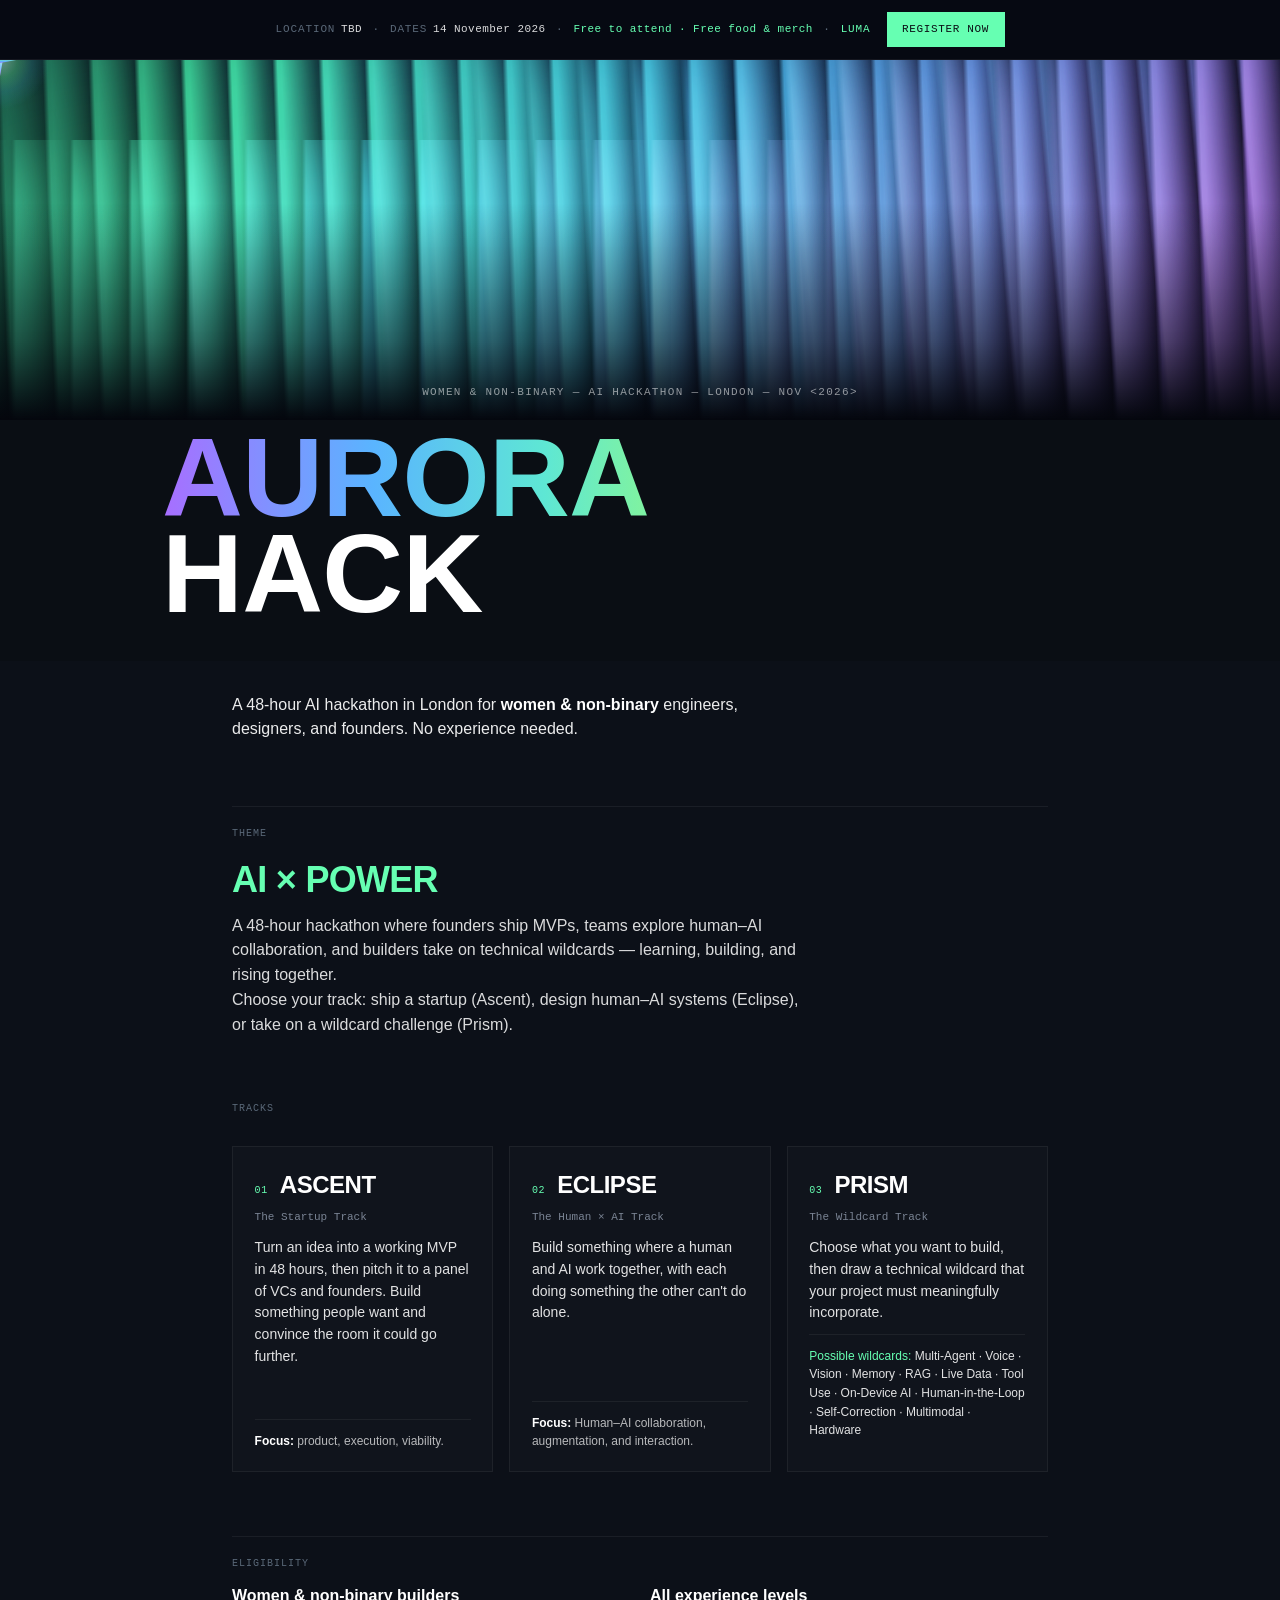
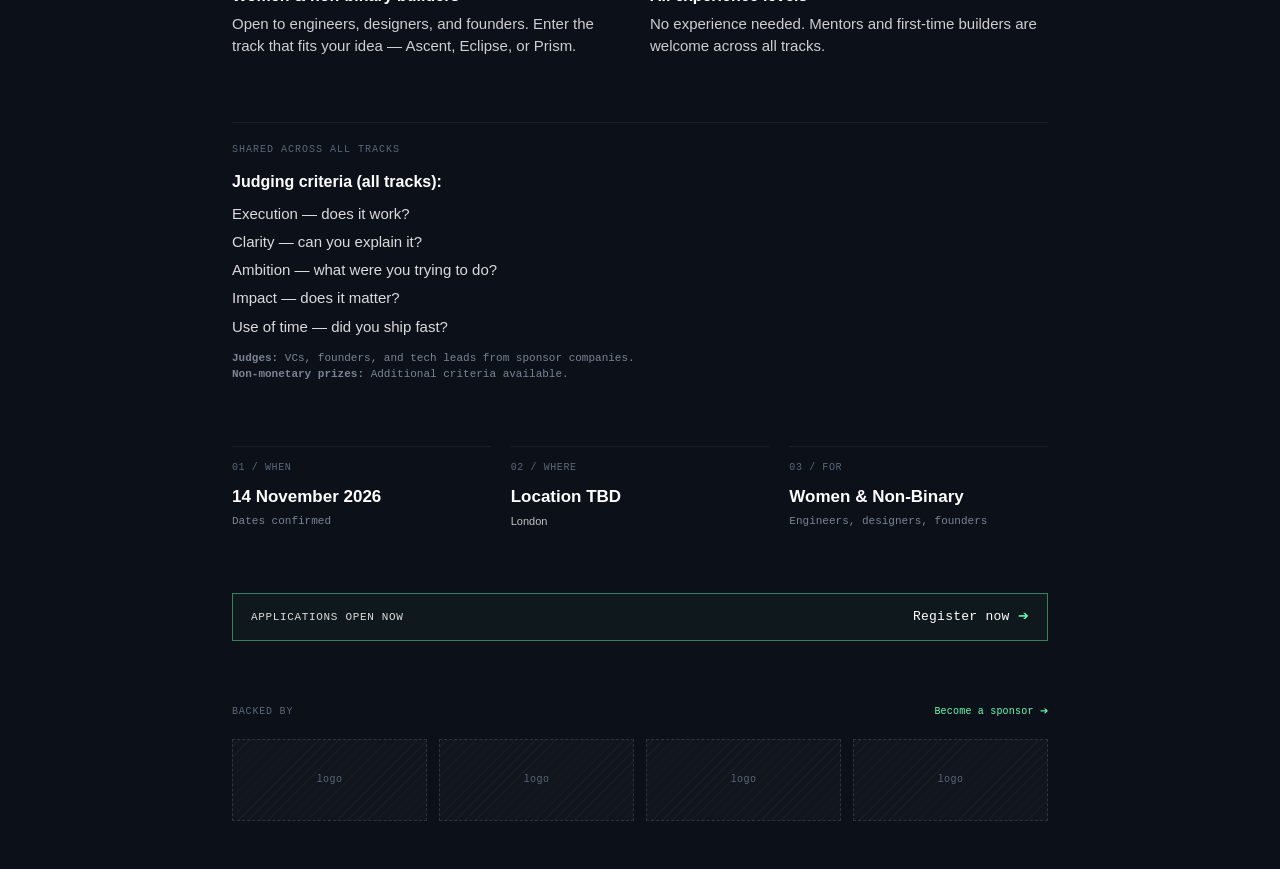
<file: index.html>
<!DOCTYPE html>
<html lang="en">
<head>
  <meta charset="UTF-8">
  <meta name="viewport" content="width=device-width, initial-scale=1, viewport-fit=cover">
  <meta name="theme-color" content="#060912">
  <title>Aurora Hack — Women & Non-Binary AI Hackathon · London</title>
  <meta name="description" content="A 48-hour AI hackathon in London for women & non-binary engineers, designers, and founders. Build the next generation of AI. November 2026.">

  <link rel="stylesheet" href="css/styles.css">
</head>
<body>
  <div class="page">
    <div class="topbar">
      <div class="topbar__inner">
        <div class="topbar__meta">
          <span class="topbar__item"><span class="topbar__label">Location</span> TBD</span>
          <span class="topbar__sep" aria-hidden="true">·</span>
          <span class="topbar__item"><span class="topbar__label">Dates</span> 14 November 2026</span>
          <span class="topbar__sep topbar__sep--desktop" aria-hidden="true">·</span>
          <span class="topbar__perks">Free to attend · Free food &amp; merch</span>
          <span class="topbar__sep" aria-hidden="true">·</span>
          <a
            class="topbar__luma"
            href="https://luma.com/event/evt-4nM3EkNbBiRtTkT"
            target="_blank"
            rel="noopener noreferrer"
          >LUMA</a>
        </div>
        <a
          href="https://luma.com/event/evt-4nM3EkNbBiRtTkT"
          class="topbar__register"
          data-luma-action="checkout"
          data-luma-event-id="evt-4nM3EkNbBiRtTkT"
        >Register now</a>
      </div>
    </div>

    <header class="hero" id="hero">
      <div class="hero__aurora" aria-hidden="true">
        <div class="aurora__glow"></div>
        <div class="aurora__ribbon aurora__ribbon--1"></div>
        <div class="aurora__ribbon aurora__ribbon--2"></div>
        <div class="aurora__ribbon aurora__ribbon--3"></div>
        <div class="aurora__ribbon aurora__ribbon--4"></div>
      </div>
      <div class="aurora__sparkles" id="aurora-sparkles" aria-hidden="true"></div>
      <div class="aurora__horizon"></div>

      <div class="hero__frame">
        <p class="hero__tagline">WOMEN & NON-BINARY — AI HACKATHON — LONDON — NOV &lt;2026&gt;</p>
      </div>
    </header>

    <section class="title-block">
      <div class="title-block__frame">
        <h1 class="title-block__title">
          <span class="title-block__aurora" id="aurora-title">AURORA</span>
          <span class="title-block__hack">HACK</span>
        </h1>
      </div>
    </section>

    <main class="content">
      <div class="content__frame">
        <p class="content__intro">
          A 48-hour AI hackathon in London for <strong>women &amp; non-binary</strong> engineers, designers, and founders. No experience needed.
        </p>

        <section class="theme" aria-label="Theme">
          <span class="section__label">THEME</span>
          <h2 class="theme__title">AI × POWER</h2>
          <p class="theme__body">A 48-hour hackathon where founders ship MVPs, teams explore human–AI collaboration, and builders take on technical wildcards — learning, building, and rising together.</p>
          <p class="theme__body">Choose your track: ship a startup (Ascent), design human–AI systems (Eclipse), or take on a wildcard challenge (Prism).</p>
        </section>

        <section class="tracks" aria-label="Tracks">
          <span class="section__label">TRACKS</span>

          <article class="track">
            <div class="track__header">
              <span class="track__num">01</span>
              <h3 class="track__name">ASCENT</h3>
            </div>
            <p class="track__tag">The Startup Track</p>
            <p class="track__brief">Turn an idea into a working MVP in 48 hours, then pitch it to a panel of VCs and founders. Build something people want and convince the room it could go further.</p>
            <p class="track__meta"><strong>Focus:</strong> product, execution, viability.</p>
          </article>

          <article class="track">
            <div class="track__header">
              <span class="track__num">02</span>
              <h3 class="track__name">ECLIPSE</h3>
            </div>
            <p class="track__tag">The Human × AI Track</p>
            <p class="track__brief">Build something where a human and AI work together, with each doing something the other can't do alone.</p>
            <p class="track__meta"><strong>Focus:</strong> Human–AI collaboration, augmentation, and interaction.</p>
          </article>

          <article class="track">
            <div class="track__header">
              <span class="track__num">03</span>
              <h3 class="track__name">PRISM</h3>
            </div>
            <p class="track__tag">The Wildcard Track</p>
            <p class="track__brief">Choose what you want to build, then draw a technical wildcard that your project must meaningfully incorporate.</p>
            <p class="track__examples"><em>Possible wildcards:</em> Multi-Agent · Voice · Vision · Memory · RAG · Live Data · Tool Use · On-Device AI · Human-in-the-Loop · Self-Correction · Multimodal · Hardware</p>
          </article>
        </section>

        <section class="eligibility" aria-label="Eligibility">
          <span class="section__label">ELIGIBILITY</span>
          <div class="eligibility__grid">
            <div class="eligibility__item">
              <p class="eligibility__who">Women &amp; non-binary builders</p>
              <p class="eligibility__text">Open to engineers, designers, and founders. Enter the track that fits your idea — Ascent, Eclipse, or Prism.</p>
            </div>
            <div class="eligibility__item">
              <p class="eligibility__who">All experience levels</p>
              <p class="eligibility__text">No experience needed. Mentors and first-time builders are welcome across all tracks.</p>
            </div>
          </div>
        </section>

        <section class="shared" aria-label="Shared across all tracks">
          <span class="section__label">SHARED ACROSS ALL TRACKS</span>
          <h3 class="shared__title">Judging criteria (all tracks):</h3>
          <ul class="judging__list">
            <li>Execution — does it work?</li>
            <li>Clarity — can you explain it?</li>
            <li>Ambition — what were you trying to do?</li>
            <li>Impact — does it matter?</li>
            <li>Use of time — did you ship fast?</li>
          </ul>
          <p class="judging__panel"><strong>Judges:</strong> VCs, founders, and tech leads from sponsor companies.</p>
          <p class="judging__panel"><strong>Non-monetary prizes:</strong> Additional criteria available.</p>
        </section>

        <section class="info-grid" aria-label="Event details">
          <div class="info-grid__item">
            <span class="info-grid__label">01 / WHEN</span>
            <p class="info-grid__main">14 November 2026</p>
            <p class="info-grid__sub">Dates confirmed</p>
          </div>
          <div class="info-grid__item">
            <span class="info-grid__label">02 / WHERE</span>
            <p class="info-grid__main">Location TBD</p>
            <p class="info-grid__sub">London</p>
          </div>
          <div class="info-grid__item">
            <span class="info-grid__label">03 / FOR</span>
            <p class="info-grid__main">Women & Non-Binary</p>
            <p class="info-grid__sub">Engineers, designers, founders</p>
          </div>
        </section>

        <div class="cta" id="register">
          <span class="cta__left">APPLICATIONS OPEN NOW</span>
          <a
            href="https://luma.com/event/evt-4nM3EkNbBiRtTkT"
            class="cta__right"
            data-luma-action="checkout"
            data-luma-event-id="evt-4nM3EkNbBiRtTkT"
          >Register now <span class="cta__arrow" aria-hidden="true">➔</span></a>
        </div>

        <footer class="footer">
          <div class="footer__top">
            <span class="footer__backed">BACKED BY</span>
            <a href="sponsors.html" class="footer__sponsor">Become a sponsor <span class="footer__arrow" aria-hidden="true">➔</span></a>
          </div>
          <div class="footer__logos" aria-label="Sponsor logos">
            <div class="footer__logo"><span>logo</span></div>
            <div class="footer__logo"><span>logo</span></div>
            <div class="footer__logo"><span>logo</span></div>
            <div class="footer__logo"><span>logo</span></div>
          </div>
        </footer>
      </div>
    </main>
  </div>

  <script src="js/aurora.js"></script>
  <script id="luma-checkout" src="https://embed.lu.ma/checkout-button.js"></script>
</body>
</html>
</file>
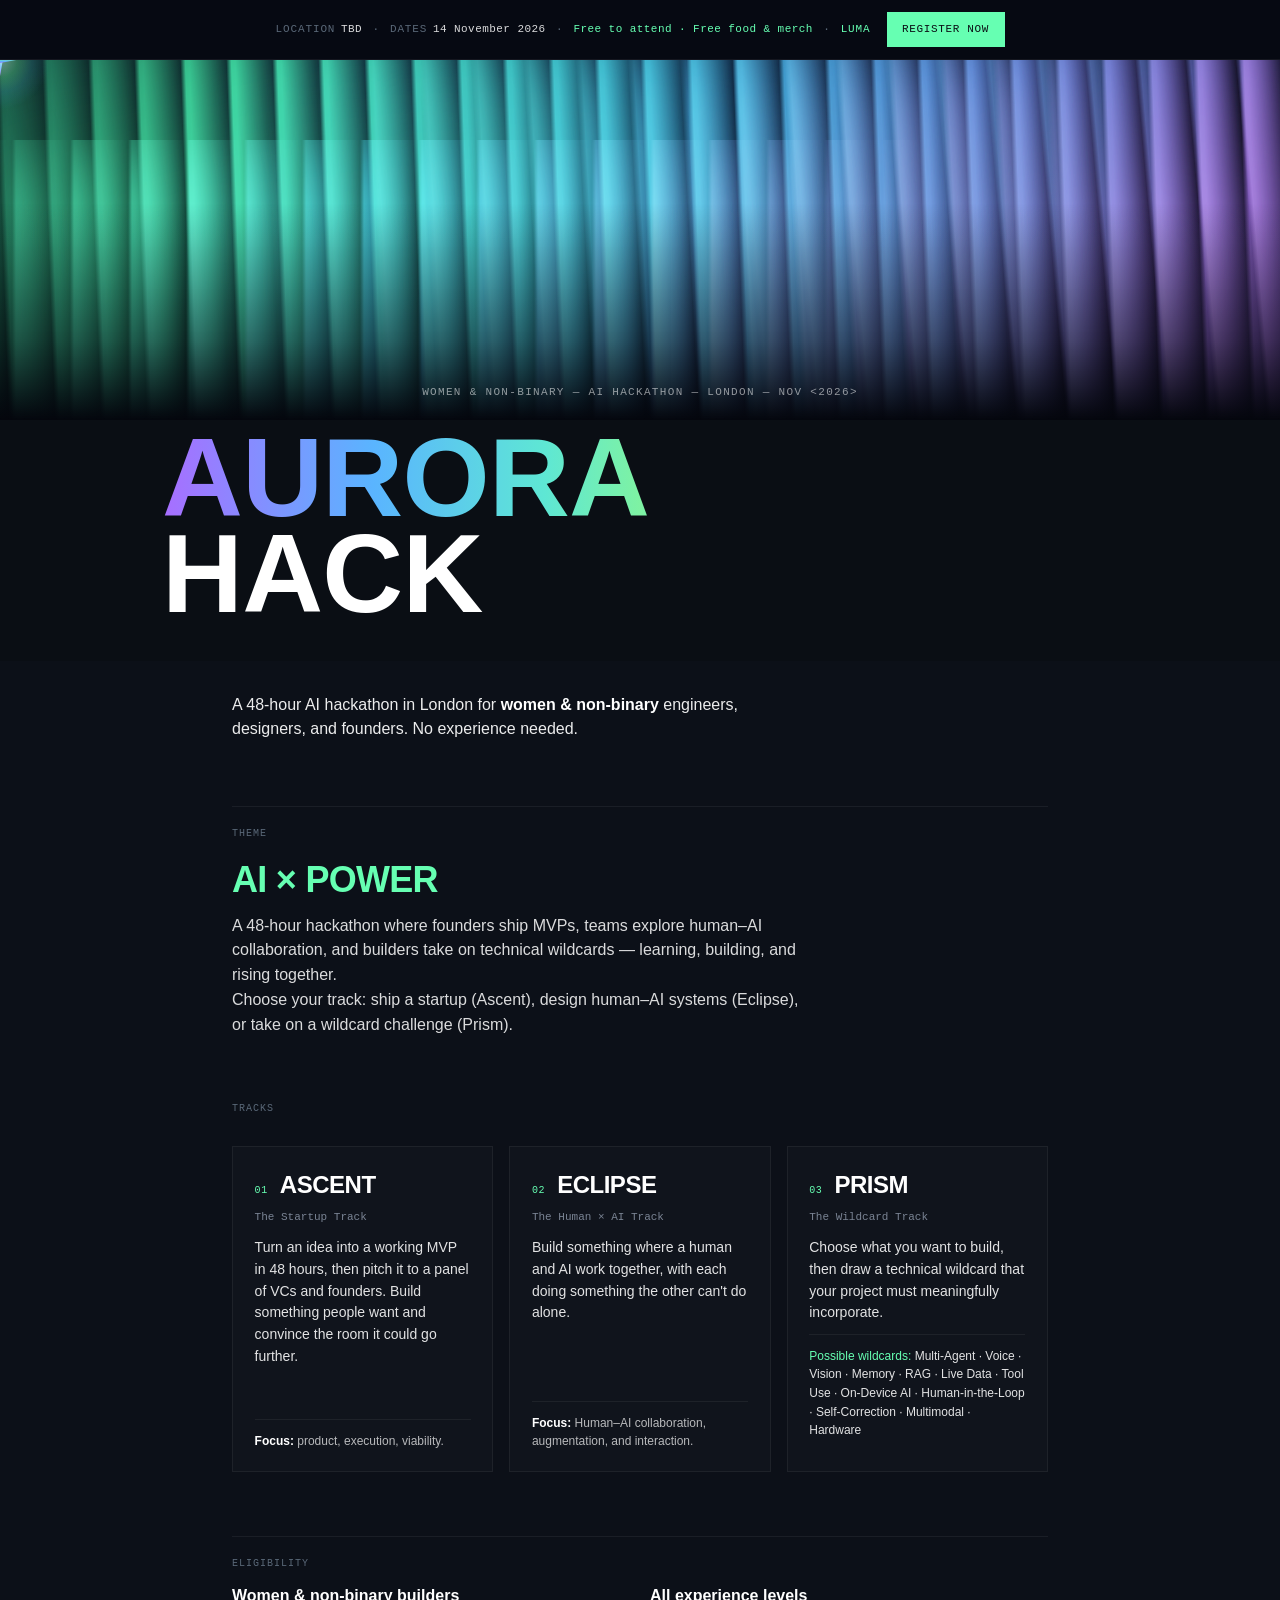
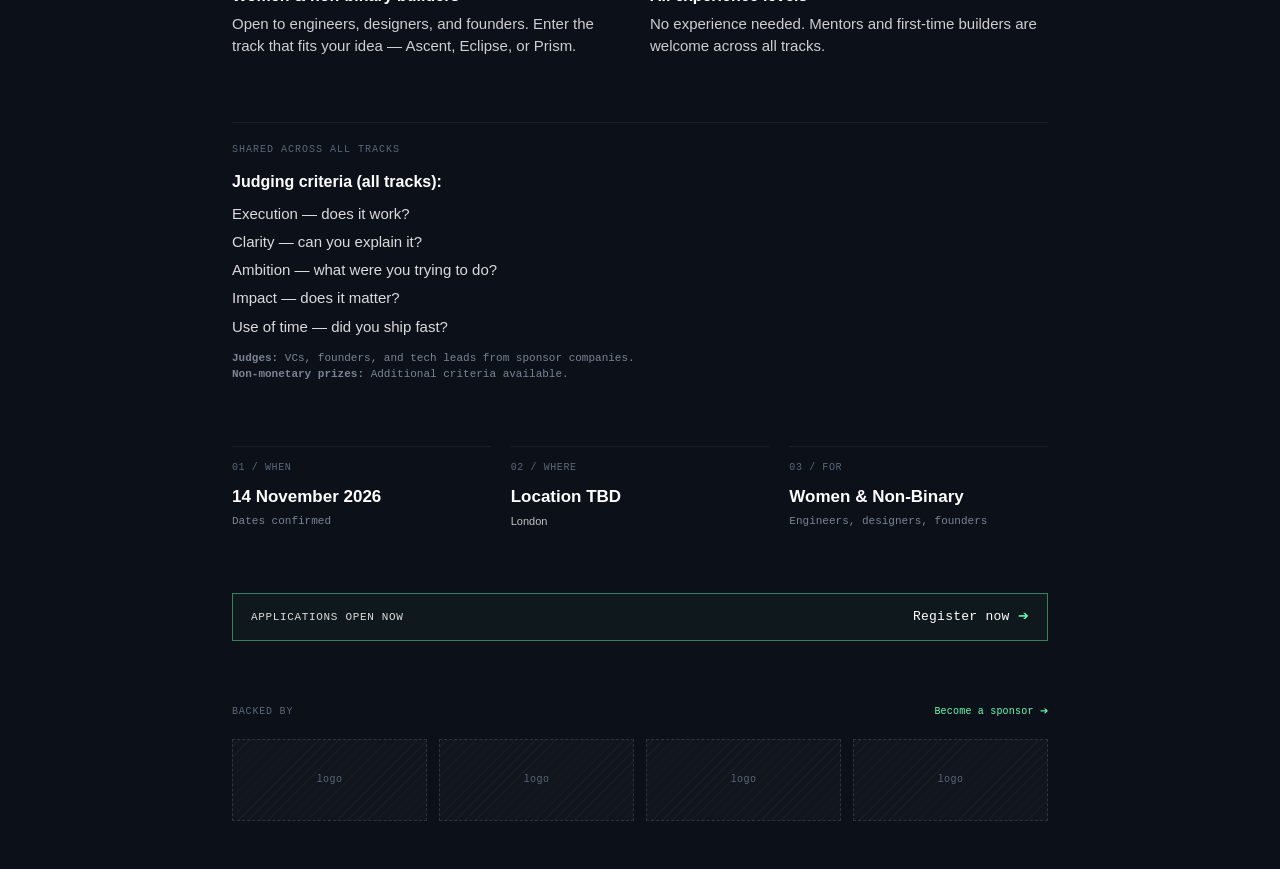
<file: dashboard/index.html>
<!DOCTYPE html>
<html lang="en">
<head>
  <meta charset="UTF-8">
  <meta http-equiv="refresh" content="0; url=/">
  <script>location.replace("/");</script>
  <title>Redirecting…</title>
</head>
<body>
  <p>Redirecting to <a href="/">Aurora Hack</a>…</p>
</body>
</html>
</file>
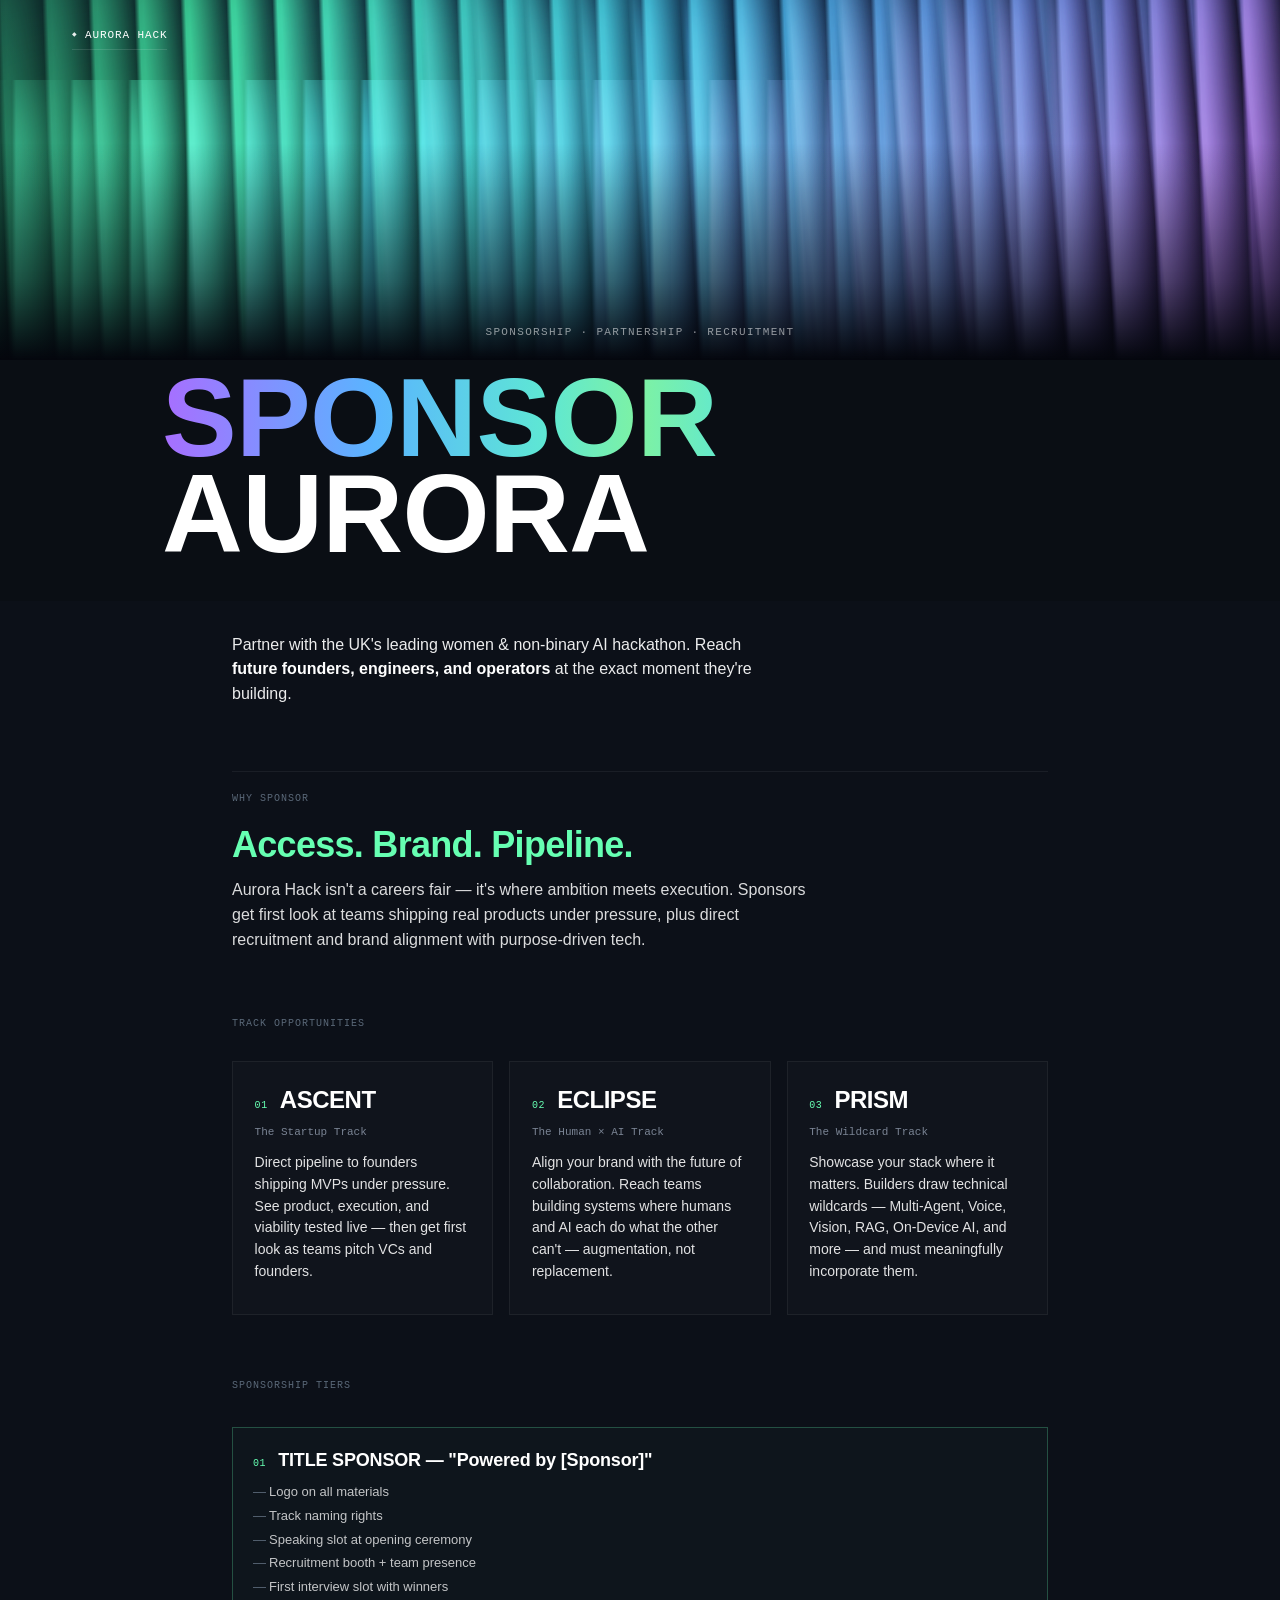
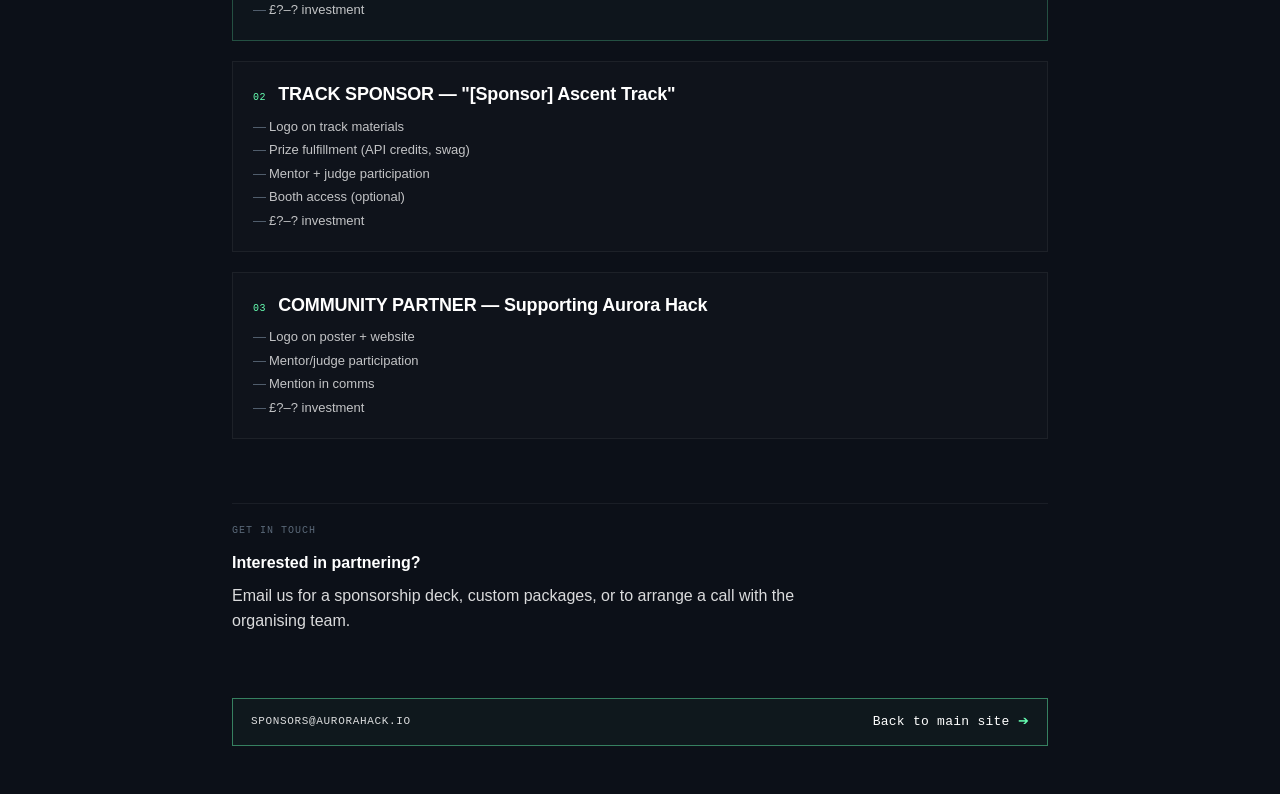
<file: sponsors.html>
<!DOCTYPE html>
<html lang="en">
<head>
  <meta charset="UTF-8">
  <meta name="viewport" content="width=device-width, initial-scale=1.0">
  <title>Sponsor Aurora Hack — Women & Non-Binary AI Hackathon · London</title>
  <meta name="description" content="Partner with Aurora Hack. Sponsor a track, recruit top talent, and align your brand with the next generation of women and non-binary AI builders.">

  <link rel="stylesheet" href="css/styles.css">
</head>
<body>
  <div class="page">
    <header class="hero">
      <div class="hero__aurora" aria-hidden="true">
        <div class="aurora__glow"></div>
        <div class="aurora__ribbon aurora__ribbon--1"></div>
        <div class="aurora__ribbon aurora__ribbon--2"></div>
        <div class="aurora__ribbon aurora__ribbon--3"></div>
        <div class="aurora__ribbon aurora__ribbon--4"></div>
      </div>
      <div class="aurora__horizon"></div>

      <div class="hero__frame">
        <div class="hero__top">
          <a href="index.html" class="hero__brand"><span class="hero__diamond" aria-hidden="true">◆</span> AURORA HACK</a>
        </div>

        <p class="hero__tagline">SPONSORSHIP · PARTNERSHIP · RECRUITMENT</p>
      </div>
    </header>

    <section class="title-block">
      <div class="title-block__frame">
        <h1 class="title-block__title">
          <span class="title-block__aurora">SPONSOR</span>
          <span class="title-block__hack">AURORA</span>
        </h1>
      </div>
    </section>

    <main class="content">
      <div class="content__frame">
        <p class="content__intro">
          Partner with the UK's leading women &amp; non-binary AI hackathon. Reach <strong>future founders, engineers, and operators</strong> at the exact moment they're building.
        </p>

        <section class="theme" aria-label="Why sponsor">
          <span class="section__label">WHY SPONSOR</span>
          <h2 class="theme__title">Access. Brand. Pipeline.</h2>
          <p class="theme__body">Aurora Hack isn't a careers fair — it's where ambition meets execution. Sponsors get first look at teams shipping real products under pressure, plus direct recruitment and brand alignment with purpose-driven tech.</p>
        </section>

        <section class="tracks" aria-label="Track angles">
          <span class="section__label">TRACK OPPORTUNITIES</span>

          <article class="track">
            <div class="track__header">
              <span class="track__num">01</span>
              <h3 class="track__name">ASCENT</h3>
            </div>
            <p class="track__tag">The Startup Track</p>
            <p class="track__brief">Direct pipeline to founders shipping MVPs under pressure. See product, execution, and viability tested live — then get first look as teams pitch VCs and founders.</p>
          </article>

          <article class="track">
            <div class="track__header">
              <span class="track__num">02</span>
              <h3 class="track__name">ECLIPSE</h3>
            </div>
            <p class="track__tag">The Human × AI Track</p>
            <p class="track__brief">Align your brand with the future of collaboration. Reach teams building systems where humans and AI each do what the other can't — augmentation, not replacement.</p>
          </article>

          <article class="track">
            <div class="track__header">
              <span class="track__num">03</span>
              <h3 class="track__name">PRISM</h3>
            </div>
            <p class="track__tag">The Wildcard Track</p>
            <p class="track__brief">Showcase your stack where it matters. Builders draw technical wildcards — Multi-Agent, Voice, Vision, RAG, On-Device AI, and more — and must meaningfully incorporate them.</p>
          </article>
        </section>

        <section class="sponsorship" aria-label="Sponsorship tiers">
          <span class="section__label">SPONSORSHIP TIERS</span>

          <article class="tier tier--title">
            <div class="tier__header">
              <span class="tier__num">01</span>
              <h3 class="tier__name">TITLE SPONSOR — "Powered by [Sponsor]"</h3>
            </div>
            <ul class="tier__list">
              <li>Logo on all materials</li>
              <li>Track naming rights</li>
              <li>Speaking slot at opening ceremony</li>
              <li>Recruitment booth + team presence</li>
              <li>First interview slot with winners</li>
              <li>£?–? investment</li>
            </ul>
          </article>

          <article class="tier tier--track">
            <div class="tier__header">
              <span class="tier__num">02</span>
              <h3 class="tier__name">TRACK SPONSOR — "[Sponsor] Ascent Track"</h3>
            </div>
            <ul class="tier__list">
              <li>Logo on track materials</li>
              <li>Prize fulfillment (API credits, swag)</li>
              <li>Mentor + judge participation</li>
              <li>Booth access (optional)</li>
              <li>£?–? investment</li>
            </ul>
          </article>

          <article class="tier tier--community">
            <div class="tier__header">
              <span class="tier__num">03</span>
              <h3 class="tier__name">COMMUNITY PARTNER — Supporting Aurora Hack</h3>
            </div>
            <ul class="tier__list">
              <li>Logo on poster + website</li>
              <li>Mentor/judge participation</li>
              <li>Mention in comms</li>
              <li>£?–? investment</li>
            </ul>
          </article>
        </section>

        <section class="shared" aria-label="Contact">
          <span class="section__label">GET IN TOUCH</span>
          <h3 class="shared__title">Interested in partnering?</h3>
          <p class="theme__body">Email us for a sponsorship deck, custom packages, or to arrange a call with the organising team.</p>
        </section>

        <div class="cta" role="presentation">
          <span class="cta__left">SPONSORS@AURORAHACK.IO</span>
          <a href="index.html" class="cta__right">Back to main site <span class="cta__arrow" aria-hidden="true">➔</span></a>
        </div>
      </div>
    </main>
  </div>
</body>
</html>
</file>
<file: css/styles.css>
*,
*::before,
*::after {
  box-sizing: border-box;
  margin: 0;
  padding: 0;
}

:root {
  --bg: #0a0e14;
  --bg-content: #0c1018;
  --accent: #66ffb2;
  --text: #ffffff;
  --text-muted: #7a8494;
  --text-label: #5a6878;
  --border-subtle: rgba(255, 255, 255, 0.06);
  --font-display: "Helvetica Neue", Helvetica, Arial, sans-serif;
  --font-mono: "SF Mono", Monaco, "Cascadia Code", "Roboto Mono", Consolas, "Courier New", monospace;
  --content-max: 960px;
  --gutter: clamp(1.5rem, 7vw, 4.5rem);
}

html {
  font-size: 16px;
  -webkit-font-smoothing: antialiased;
  -moz-osx-font-smoothing: grayscale;
}

body {
  background: var(--bg);
  color: var(--text);
  font-family: var(--font-display);
  line-height: 1.4;
  min-height: 100dvh;
}

.page {
  min-height: 100dvh;
  display: flex;
  flex-direction: column;
}

/* ── Top bar ── */

.topbar {
  position: relative;
  z-index: 10;
  width: 100%;
  background: #060912;
  border-bottom: 1px solid var(--border-subtle);
}

.topbar__inner {
  width: 100%;
  max-width: var(--content-max);
  margin: 0 auto;
  padding: 0.75rem var(--gutter);
  display: flex;
  align-items: center;
  justify-content: center;
  gap: 1rem;
  flex-wrap: wrap;
  text-align: center;
}

.topbar__meta {
  display: flex;
  align-items: center;
  justify-content: center;
  flex-wrap: wrap;
  gap: 0.5rem 0.65rem;
  font-family: var(--font-mono);
  font-size: 0.6875rem;
  letter-spacing: 0.04em;
  color: rgba(255, 255, 255, 0.85);
}

.topbar__item {
  display: inline-flex;
  align-items: center;
}

.topbar__label {
  color: var(--text-label);
  margin-right: 0.35rem;
  text-transform: uppercase;
  letter-spacing: 0.08em;
}

.topbar__sep {
  color: var(--text-label);
}

.topbar__perks {
  color: var(--accent);
}

.topbar__luma {
  color: var(--accent);
  text-decoration: none;
  font-family: var(--font-mono);
  font-size: inherit;
  font-weight: 500;
  letter-spacing: 0.08em;
}

.topbar__luma:hover {
  text-decoration: underline;
}

.topbar__register {
  display: inline-flex;
  align-items: center;
  justify-content: center;
  flex-shrink: 0;
  font-family: var(--font-mono);
  font-size: 0.6875rem;
  font-weight: 500;
  letter-spacing: 0.06em;
  text-transform: uppercase;
  text-decoration: none;
  color: var(--bg);
  background: var(--accent);
  border: 1px solid var(--accent);
  padding: 0.55rem 0.9rem;
  white-space: nowrap;
  box-shadow: 0 0 0 rgba(102, 255, 178, 0);
  transition:
    background 0.35s cubic-bezier(0.22, 1, 0.36, 1),
    color 0.35s cubic-bezier(0.22, 1, 0.36, 1),
    border-color 0.35s cubic-bezier(0.22, 1, 0.36, 1),
    box-shadow 0.35s cubic-bezier(0.22, 1, 0.36, 1),
    transform 0.35s cubic-bezier(0.22, 1, 0.36, 1);
}

.topbar__register:hover {
  background: transparent;
  color: var(--accent);
  border-color: var(--accent);
  box-shadow: 0 0 18px rgba(102, 255, 178, 0.28);
  transform: translateY(-1px);
}

.topbar__register:active {
  transform: translateY(0);
  transition-duration: 0.15s;
}

.hero__frame {
  width: 100%;
  padding-left: var(--gutter);
  padding-right: var(--gutter);
}

.title-block__frame {
  width: 100%;
  max-width: 1100px;
  margin-left: auto;
  margin-right: auto;
  padding-left: var(--gutter);
  padding-right: var(--gutter);
}

.content__frame {
  width: 100%;
  max-width: var(--content-max);
  margin-left: auto;
  margin-right: auto;
  padding-left: var(--gutter);
  padding-right: var(--gutter);
}

/* ── Hero (aurora band) ── */

.hero {
  position: relative;
  height: clamp(200px, 42vw, 360px);
  overflow: hidden;
  background: radial-gradient(120% 80% at 50% -10%, #0a1226 0%, #060912 55%, #04060d 100%);
  --mx: 50%;
  --my: 45%;
  --pan-x: 0px;
  --pan-y: 0px;
  cursor: crosshair;
  touch-action: none;
}

.hero__aurora {
  position: absolute;
  top: -80px;
  left: -10%;
  width: 120%;
  height: 720px;
  pointer-events: none;
  transform: translate3d(var(--pan-x), var(--pan-y), 0);
  will-change: transform;
}

/* soft base wash behind the streaks */
.aurora__glow {
  position: absolute;
  inset: 0;
  background:
    radial-gradient(58% 70% at 18% 35%, rgba(52, 220, 150, 0.34), transparent 65%),
    radial-gradient(55% 65% at 50% 28%, rgba(56, 180, 255, 0.30), transparent 62%),
    radial-gradient(52% 62% at 82% 40%, rgba(168, 110, 255, 0.28), transparent 60%);
  filter: blur(30px);
}

/* ribbons: diagonal gradient, cut into vertical rays by mask */
.aurora__ribbon {
  position: absolute;
  mix-blend-mode: screen;
}

.aurora__ribbon--1 {
  top: 20px; left: 0; width: 100%; height: 460px;
  background: linear-gradient(
    101deg,
    transparent 4%,
    rgba(62, 242, 163, 0.85) 22%,
    rgba(56, 200, 230, 0.80) 48%,
    rgba(90, 150, 255, 0.75) 68%,
    rgba(168, 110, 255, 0.70) 86%,
    transparent 97%
  );
  -webkit-mask-image: repeating-linear-gradient(88deg, transparent 0px, #000 5px, #000 9px, transparent 46px);
          mask-image: repeating-linear-gradient(88deg, transparent 0px, #000 5px, #000 9px, transparent 46px);
  filter: blur(38px);
  animation: auroraDrift1 20s ease-in-out infinite alternate;
}

.aurora__ribbon--2 {
  top: 160px; left: -6%; width: 78%; height: 400px;
  background: linear-gradient(
    94deg,
    transparent 8%,
    rgba(62, 242, 163, 0.70) 28%,
    rgba(56, 190, 255, 0.72) 55%,
    rgba(120, 140, 255, 0.55) 78%,
    transparent 94%
  );
  -webkit-mask-image: repeating-linear-gradient(90deg, transparent 0px, #000 4px, #000 7px, transparent 58px);
          mask-image: repeating-linear-gradient(90deg, transparent 0px, #000 4px, #000 7px, transparent 58px);
  filter: blur(46px);
  animation: auroraDrift2 26s ease-in-out infinite alternate;
}

.aurora__ribbon--3 {
  top: 10px; right: -8%; width: 56%; height: 500px;
  background: linear-gradient(
    122deg,
    transparent 10%,
    rgba(90, 160, 255, 0.45) 40%,
    rgba(168, 110, 255, 0.58) 65%,
    rgba(190, 100, 255, 0.40) 85%,
    transparent 100%
  );
  -webkit-mask-image: repeating-linear-gradient(85deg, transparent 0px, #000 5px, #000 8px, transparent 50px);
          mask-image: repeating-linear-gradient(85deg, transparent 0px, #000 5px, #000 8px, transparent 50px);
  filter: blur(42px);
  animation: auroraDrift3 22s ease-in-out infinite alternate;
}

.aurora__ribbon--4 {
  top: 80px; left: 20%; width: 60%; height: 380px;
  background: linear-gradient(
    105deg,
    transparent 10%,
    rgba(56, 210, 190, 0.50) 32%,
    rgba(70, 170, 255, 0.55) 55%,
    rgba(150, 120, 255, 0.48) 78%,
    transparent 96%
  );
  -webkit-mask-image: repeating-linear-gradient(87deg, transparent 0px, #000 6px, #000 10px, transparent 52px);
          mask-image: repeating-linear-gradient(87deg, transparent 0px, #000 6px, #000 10px, transparent 52px);
  filter: blur(40px);
  animation: auroraDrift4 24s ease-in-out infinite alternate;
}

/* sparkle cursor + short trail */
.aurora__sparkles {
  position: absolute;
  inset: 0;
  z-index: 3;
  pointer-events: none;
  overflow: hidden;
}

.sparkle {
  position: absolute;
  width: var(--size, 18px);
  height: var(--size, 18px);
  margin-left: calc(var(--size, 18px) / -2);
  margin-top: calc(var(--size, 18px) / -2);
  left: 0;
  top: 0;
  transform: translate(var(--x, 0px), var(--y, 0px)) scale(var(--scale, 1)) rotate(var(--rot, 0deg));
  opacity: var(--opacity, 1);
  pointer-events: none;
  will-change: transform, opacity;
}

.sparkle::before,
.sparkle::after {
  content: "";
  position: absolute;
  left: 50%;
  top: 50%;
  background: linear-gradient(180deg, #fff 0%, #7ef2a3 35%, #5ab4ff 70%, #a86eff 100%);
  border-radius: 2px;
  box-shadow:
    0 0 6px rgba(255, 255, 255, 0.85),
    0 0 14px rgba(126, 242, 163, 0.55),
    0 0 22px rgba(168, 110, 255, 0.35);
}

/* 4-point sparkle: vertical + horizontal diamonds */
.sparkle::before {
  width: 18%;
  height: 100%;
  transform: translate(-50%, -50%);
  clip-path: polygon(50% 0%, 100% 50%, 50% 100%, 0% 50%);
}

.sparkle::after {
  width: 100%;
  height: 18%;
  transform: translate(-50%, -50%);
  clip-path: polygon(50% 0%, 100% 50%, 50% 100%, 0% 50%);
}

.sparkle--main {
  --size: 32px;
}

.sparkle--main::before,
.sparkle--main::after {
  box-shadow:
    0 0 8px rgba(255, 255, 255, 0.95),
    0 0 18px rgba(126, 242, 163, 0.7),
    0 0 32px rgba(90, 180, 255, 0.45),
    0 0 48px rgba(168, 110, 255, 0.3);
}

.sparkle--main .sparkle__glow {
  position: absolute;
  left: 50%;
  top: 50%;
  width: 100px;
  height: 100px;
  margin-left: -50px;
  margin-top: -50px;
  border-radius: 50%;
  background: radial-gradient(
    circle,
    rgba(255, 255, 255, 0.35) 0%,
    rgba(126, 242, 163, 0.22) 25%,
    rgba(90, 180, 255, 0.12) 45%,
    transparent 70%
  );
  mix-blend-mode: screen;
  animation: glowPulse 1.8s ease-in-out infinite;
}

.sparkle--trail {
  --size: 18px;
}

@keyframes glowPulse {
  0%, 100% { opacity: 0.75; transform: scale(1); }
  50% { opacity: 1; transform: scale(1.1); }
}

/* fade curtain into dark base at lower edge */
.aurora__horizon {
  position: absolute;
  top: 0; left: 0; width: 100%; height: 100%;
  background: linear-gradient(180deg, transparent 40%, rgba(4,6,13,0.55) 78%, #04060d 100%);
  pointer-events: none;
  z-index: 1;
}

/* drift animations — different durations for organic feel */
@keyframes auroraGlowDrift {
  0%   { transform: translate3d(-3%, 1%, 0) scale(1.02); }
  100% { transform: translate3d(4%, -2%, 0) scale(1.06); }
}

@keyframes auroraDrift1 {
  0%   { transform: translate3d(-10%, 0, 0) skewX(-10deg) scaleY(1); }
  100% { transform: translate3d(12%, 0, 0) skewX(-3deg) scaleY(1.14); }
}
@keyframes auroraDrift2 {
  0%   { transform: translate3d(8%, 0, 0) skewX(8deg) scaleY(1.08); }
  100% { transform: translate3d(-12%, 0, 0) skewX(12deg) scaleY(0.92); }
}
@keyframes auroraDrift3 {
  0%   { transform: translate3d(-6%, 0, 0) skewX(4deg); opacity: 0.45; }
  100% { transform: translate3d(8%, 0, 0) skewX(-4deg); opacity: 0.9; }
}
@keyframes auroraDrift4 {
  0%   { transform: translate3d(-8%, 0, 0) skewX(-7deg) scaleY(0.96); opacity: 0.4; }
  100% { transform: translate3d(10%, 0, 0) skewX(4deg) scaleY(1.1); opacity: 0.8; }
}

.hero__frame {
  position: relative;
  z-index: 2;
  height: 100%;
  display: flex;
  flex-direction: column;
  padding-top: clamp(1rem, 2.5vw, 1.75rem);
}

.hero__top {
  display: flex;
  justify-content: space-between;
  align-items: flex-start;
  gap: 1rem;
  font-family: var(--font-mono);
  font-size: 0.6875rem;
  letter-spacing: 0.08em;
  color: var(--text);
}

.hero__brand {
  display: flex;
  align-items: center;
  gap: 0.45rem;
  white-space: nowrap;
  position: relative;
  padding-bottom: 0.4rem;
  color: var(--text);
  text-decoration: none;
}

.hero__brand::after {
  content: "";
  position: absolute;
  bottom: 0;
  left: 0;
  width: 100%;
  height: 1px;
  background: rgba(255, 255, 255, 0.12);
}

.hero__diamond {
  font-size: 0.55em;
  opacity: 0.9;
}

.hero__coords {
  color: var(--text-muted);
  text-align: right;
  white-space: nowrap;
}

.hero__tagline {
  margin-top: auto;
  margin-bottom: clamp(0.75rem, 2vw, 1.25rem);
  text-align: center;
  font-family: var(--font-mono);
  font-size: 0.6875rem;
  letter-spacing: 0.12em;
  color: rgba(255, 255, 255, 0.55);
}

/* ── Title block (clean dark bg below aurora) ── */

.title-block {
  background: var(--bg);
  padding-top: clamp(0.25rem, 0.8vw, 0.6rem);
  padding-bottom: clamp(1.5rem, 3vw, 2.5rem);
}

.title-block__title {
  line-height: 0.86;
  letter-spacing: -0.03em;
}

.title-block__aurora {
  display: block;
  font-size: clamp(3.6rem, 14vw, 7rem);
  font-weight: 800;
  color: var(--accent);
  --aurora-x: 50%;
  background-image: linear-gradient(
    90deg,
    #a86eff 0%,
    #5ab4ff max(0%, calc(var(--aurora-x) - 28%)),
    #5ee7d4 max(0%, calc(var(--aurora-x) - 10%)),
    #7ef2a3 var(--aurora-x),
    #5ee7d4 min(100%, calc(var(--aurora-x) + 10%)),
    #5ab4ff min(100%, calc(var(--aurora-x) + 28%)),
    #a86eff 100%
  );
  background-size: 100% 100%;
  -webkit-background-clip: text;
  -webkit-text-fill-color: transparent;
  background-clip: text;
  cursor: default;
}

.title-block__hack {
  display: block;
  font-size: clamp(3.6rem, 14vw, 7rem);
  font-weight: 800;
  color: var(--text);
}

/* ── Content ── */

.content {
  flex: 1;
  background: var(--bg-content);
  padding-top: clamp(1.25rem, 3vw, 2rem);
  padding-bottom: clamp(2rem, 4vw, 3rem);
  display: flex;
  flex-direction: column;
}

.content__frame {
  display: flex;
  flex-direction: column;
  gap: clamp(2.5rem, 5vw, 4rem);
}

.content__intro {
  font-size: clamp(0.875rem, 2.4vw, 1rem);
  font-weight: 400;
  color: rgba(255, 255, 255, 0.92);
  line-height: 1.55;
  max-width: 34rem;
}

.content__intro strong {
  font-weight: 700;
  color: var(--text);
}

/* ── Section label ── */

.section__label {
  display: block;
  font-family: var(--font-mono);
  font-size: 0.625rem;
  letter-spacing: 0.1em;
  color: var(--text-label);
  margin-bottom: 0.875rem;
}

/* ── Theme ── */

.theme {
  border-top: 1px solid var(--border-subtle);
  padding-top: 1.25rem;
}

.theme__title {
  font-size: clamp(1.5rem, 4vw, 2.25rem);
  font-weight: 800;
  color: var(--accent);
  letter-spacing: -0.02em;
  margin-bottom: 0.5rem;
}

.theme__body {
  font-size: clamp(0.875rem, 2.2vw, 1rem);
  color: rgba(255, 255, 255, 0.85);
  line-height: 1.55;
  max-width: 36rem;
}

/* ── Tracks ── */

.tracks {
  display: grid;
  grid-template-columns: 1fr;
  gap: 1rem;
}

.tracks > .section__label {
  grid-column: 1 / -1;
}

@media (min-width: 720px) {
  .tracks {
    grid-template-columns: repeat(3, 1fr);
    gap: 1rem;
    align-items: stretch;
  }
}

.track {
  border: 1px solid var(--border-subtle);
  padding: clamp(1.125rem, 2.5vw, 1.35rem);
  background: rgba(255, 255, 255, 0.015);
  display: flex;
  flex-direction: column;
  height: 100%;
}

.track__header {
  display: flex;
  align-items: baseline;
  gap: 0.75rem;
  margin-bottom: 0.5rem;
}

.track__num {
  font-family: var(--font-mono);
  font-size: 0.625rem;
  color: var(--accent);
  letter-spacing: 0.06em;
}

.track__name {
  font-size: clamp(1.125rem, 3vw, 1.5rem);
  font-weight: 800;
  letter-spacing: -0.02em;
}

.track__tag {
  font-family: var(--font-mono);
  font-size: 0.6875rem;
  color: var(--text-muted);
  margin-bottom: 0.75rem;
}

.track__brief,
.track__examples,
.track__why {
  font-size: clamp(0.75rem, 1.4vw, 0.875rem);
  color: rgba(255, 255, 255, 0.88);
  line-height: 1.55;
  margin-bottom: 0.625rem;
}

.track__examples em,
.track__why em {
  font-style: normal;
  color: var(--accent);
}

.track__meta {
  border-top: 1px solid var(--border-subtle);
  margin-top: auto;
  padding-top: 0.75rem;
  font-size: clamp(0.6875rem, 1.3vw, 0.75rem);
  color: rgba(255, 255, 255, 0.7);
  line-height: 1.5;
  margin-bottom: 0;
}

.track__examples {
  margin-top: auto;
  padding-top: 0.75rem;
  border-top: 1px solid var(--border-subtle);
  font-size: clamp(0.625rem, 1.2vw, 0.75rem);
}

.track__meta strong {
  color: var(--text);
  font-weight: 700;
}

.track__prizes {
  margin-top: 0.75rem;
  display: flex;
  flex-direction: column;
  gap: 0.35rem;
}

.track__prize {
  font-size: clamp(0.625rem, 1.2vw, 0.6875rem);
  color: rgba(255, 255, 255, 0.65);
  line-height: 1.45;
}

.track__prize-label {
  font-family: var(--font-mono);
  font-size: 0.625rem;
  color: var(--accent);
  letter-spacing: 0.04em;
  margin-right: 0.4rem;
}

/* ── Track sponsor angle ── */

.track__sponsor-angle {
  border-top: 1px solid var(--border-subtle);
  margin-top: 0.875rem;
  padding-top: 0.75rem;
  font-size: clamp(0.6875rem, 1.3vw, 0.75rem);
  color: rgba(255, 255, 255, 0.65);
  line-height: 1.5;
}

.track__sponsor-angle strong {
  color: var(--text);
  font-weight: 700;
}

/* ── Shared ── */

.shared {
  border-top: 1px solid var(--border-subtle);
  padding-top: 1.25rem;
}

.shared__title {
  font-size: clamp(0.875rem, 2vw, 1rem);
  font-weight: 700;
  color: var(--text);
  margin-bottom: 0.625rem;
}

/* ── Eligibility ── */

.eligibility {
  border-top: 1px solid var(--border-subtle);
  padding-top: 1.25rem;
}

.eligibility__grid {
  display: grid;
  grid-template-columns: 1fr;
  gap: 1rem;
}

@media (min-width: 540px) {
  .eligibility__grid {
    grid-template-columns: repeat(2, 1fr);
    gap: 1.25rem;
  }
}

.eligibility__who {
  font-size: clamp(0.875rem, 2vw, 1rem);
  font-weight: 700;
  color: var(--text);
  margin-bottom: 0.3rem;
}

.eligibility__text {
  font-size: clamp(0.8125rem, 1.8vw, 0.9375rem);
  color: rgba(255, 255, 255, 0.8);
  line-height: 1.5;
}

.eligibility__text strong {
  color: var(--text);
  font-weight: 700;
}

/* ── Judging ── */

.judging {
  border-top: 1px solid var(--border-subtle);
  padding-top: 1.25rem;
}

.judging__list {
  list-style: none;
  display: flex;
  flex-direction: column;
  gap: 0.4rem;
  margin-bottom: 0.875rem;
}

.judging__list li {
  font-size: clamp(0.8125rem, 1.8vw, 0.9375rem);
  color: rgba(255, 255, 255, 0.85);
  line-height: 1.45;
}

.judging__list li strong {
  color: var(--text);
  font-weight: 700;
}

.judging__panel {
  font-family: var(--font-mono);
  font-size: 0.6875rem;
  color: var(--text-muted);
}

/* ── Sponsorship ── */

.sponsorship {
  display: flex;
  flex-direction: column;
  gap: 1.25rem;
}

.tier {
  border: 1px solid var(--border-subtle);
  padding: clamp(1rem, 2vw, 1.25rem);
  background: rgba(255, 255, 255, 0.01);
}

.tier--title {
  border-color: rgba(102, 255, 178, 0.25);
  background: rgba(102, 255, 178, 0.02);
}

.tier__header {
  display: flex;
  flex-wrap: wrap;
  align-items: baseline;
  gap: 0.5rem 0.75rem;
  margin-bottom: 0.625rem;
}

.tier__num {
  font-family: var(--font-mono);
  font-size: 0.625rem;
  color: var(--accent);
  letter-spacing: 0.06em;
}

.tier__name {
  font-size: clamp(0.9375rem, 2.2vw, 1.125rem);
  font-weight: 800;
  letter-spacing: -0.01em;
}

.tier__tag {
  font-family: var(--font-mono);
  font-size: 0.625rem;
  color: var(--text-muted);
  letter-spacing: 0.02em;
}

.tier__list {
  list-style: none;
  display: flex;
  flex-direction: column;
  gap: 0.3rem;
}

.tier__list li {
  font-size: clamp(0.75rem, 1.6vw, 0.8125rem);
  color: rgba(255, 255, 255, 0.75);
  line-height: 1.45;
  padding-left: 1rem;
  position: relative;
}

.tier__list li::before {
  content: "—";
  position: absolute;
  left: 0;
  color: var(--text-label);
}

/* ── Info grid ── */

.info-grid {
  display: grid;
  grid-template-columns: 1fr;
  gap: clamp(1.5rem, 3vw, 2rem);
}

@media (min-width: 540px) {
  .info-grid {
    grid-template-columns: repeat(3, 1fr);
    gap: 1.25rem;
  }
}

.info-grid__item {
  border-top: 1px solid var(--border-subtle);
  padding-top: 0.875rem;
}

.info-grid__label {
  display: block;
  font-family: var(--font-mono);
  font-size: 0.625rem;
  letter-spacing: 0.06em;
  color: var(--text-label);
  margin-bottom: 0.625rem;
}

.info-grid__main {
  font-size: clamp(0.9375rem, 2vw, 1.0625rem);
  font-weight: 700;
  color: var(--text);
  margin-bottom: 0.3rem;
}

.info-grid__sub {
  font-family: var(--font-mono);
  font-size: 0.6875rem;
  color: var(--text-muted);
}

.info-grid__item:nth-child(2) .info-grid__sub {
  font-family: var(--font-display);
  color: rgba(255, 255, 255, 0.75);
}

/* ── CTA bar ── */

.cta {
  display: flex;
  justify-content: space-between;
  align-items: center;
  gap: 1rem;
  padding: 0.875rem 1.125rem;
  border: 1px solid rgba(102, 255, 178, 0.45);
  background: rgba(102, 255, 178, 0.03);
}

@media (max-width: 480px) {
  .cta {
    flex-direction: column;
    align-items: flex-start;
    gap: 0.4rem;
  }
}

.cta__left {
  font-family: var(--font-mono);
  font-size: 0.6875rem;
  letter-spacing: 0.06em;
  color: rgba(255, 255, 255, 0.85);
}

.cta__right {
  font-family: var(--font-mono);
  font-size: 0.8125rem;
  font-weight: 500;
  letter-spacing: 0.02em;
  color: var(--text);
  text-decoration: none;
}

.cta__right:hover {
  text-decoration: underline;
}

.cta__arrow {
  color: var(--accent);
}

/* ── Footer ── */

.footer {
  display: flex;
  flex-direction: column;
  gap: 1.25rem;
}

.footer__top {
  display: flex;
  justify-content: space-between;
  align-items: flex-start;
  gap: 1rem;
  flex-wrap: wrap;
}

.footer__backed {
  font-family: var(--font-mono);
  font-size: 0.625rem;
  letter-spacing: 0.08em;
  color: var(--text-label);
}

.footer__sponsor {
  font-family: var(--font-mono);
  font-size: 0.625rem;
  letter-spacing: 0.02em;
  color: var(--accent);
  text-align: right;
  text-decoration: none;
}

.footer__sponsor:hover {
  text-decoration: underline;
}

.footer__arrow {
  color: var(--accent);
}

.footer__logos {
  display: grid;
  grid-template-columns: repeat(2, 1fr);
  gap: 0.75rem;
}

@media (min-width: 540px) {
  .footer__logos {
    grid-template-columns: repeat(4, 1fr);
  }
}

.footer__logo {
  aspect-ratio: 2.4 / 1;
  border: 1px dashed rgba(255, 255, 255, 0.12);
  background: repeating-linear-gradient(
    -45deg,
    transparent,
    transparent 6px,
    rgba(255, 255, 255, 0.025) 6px,
    rgba(255, 255, 255, 0.025) 7px
  ),
  rgba(255, 255, 255, 0.02);
  display: flex;
  align-items: center;
  justify-content: center;
}

.footer__logo span {
  font-family: var(--font-mono);
  font-size: 0.625rem;
  color: var(--text-label);
  letter-spacing: 0.04em;
}

@media (prefers-reduced-motion: reduce) {
  .aurora__ribbon,
  .aurora__glow {
    animation: none;
  }

  .aurora__sparkles {
    display: none;
  }

  .hero__aurora {
    transform: none;
  }
}

/* ── Responsive / mobile ── */

html {
  overflow-x: hidden;
  -webkit-text-size-adjust: 100%;
  text-size-adjust: 100%;
}

body {
  overflow-x: hidden;
}

.page {
  padding-left: env(safe-area-inset-left);
  padding-right: env(safe-area-inset-right);
}

.topbar {
  padding-top: env(safe-area-inset-top);
}

.topbar__register,
.cta__right,
.footer__sponsor {
  -webkit-tap-highlight-color: transparent;
  touch-action: manipulation;
}

.track__examples {
  overflow-wrap: anywhere;
  word-break: break-word;
}

@media (max-width: 900px) {
  :root {
    --gutter: clamp(1rem, 4.5vw, 1.75rem);
    --content-max: 100%;
  }

  .tracks {
    grid-template-columns: 1fr;
  }

  .title-block__frame,
  .content__frame {
    max-width: 100%;
  }
}

@media (max-width: 720px) {
  .topbar__inner {
    flex-direction: column;
    align-items: stretch;
    padding: 0.75rem var(--gutter) 0.85rem;
    gap: 0.7rem;
  }

  .topbar__meta {
    display: grid;
    grid-template-columns: 1fr 1fr;
    gap: 0.35rem 0.75rem;
    font-size: 0.625rem;
    text-align: left;
    width: 100%;
  }

  .topbar__sep {
    display: none;
  }

  .topbar__item {
    justify-content: flex-start;
  }

  .topbar__perks {
    grid-column: 1 / -1;
    text-align: left;
    line-height: 1.4;
  }

  .topbar__luma {
    grid-column: 1 / -1;
    text-align: left;
  }

  .topbar__register {
    width: 100%;
    min-height: 44px;
    padding: 0.75rem 1rem;
    font-size: 0.75rem;
  }

  .hero {
    height: clamp(160px, 42vw, 240px);
    cursor: default;
  }

  .hero__aurora {
    top: -40px;
    height: 420px;
  }

  .aurora__ribbon {
    filter: blur(28px);
  }

  .aurora__ribbon--3,
  .aurora__ribbon--4 {
    opacity: 0.7;
  }

  .hero__frame {
    padding-top: 0.75rem;
  }

  .hero__tagline {
    font-size: 0.5625rem;
    letter-spacing: 0.06em;
    line-height: 1.5;
    margin-bottom: 0.75rem;
    white-space: normal;
    max-width: 22rem;
    margin-left: auto;
    margin-right: auto;
  }

  .title-block {
    padding-top: 0.5rem;
    padding-bottom: 1.25rem;
  }

  .title-block__aurora,
  .title-block__hack {
    font-size: clamp(2.6rem, 16vw, 4rem);
    line-height: 0.9;
  }

  .content {
    padding-top: 1rem;
    padding-bottom: calc(1.75rem + env(safe-area-inset-bottom));
  }

  .content__frame {
    gap: 1.75rem;
  }

  .content__intro,
  .theme__body {
    max-width: none;
    font-size: 0.9375rem;
  }

  .theme__title {
    font-size: clamp(1.35rem, 6vw, 1.75rem);
  }

  .track {
    padding: 1rem;
  }

  .track__name {
    font-size: 1.25rem;
  }

  .cta {
    flex-direction: column;
    align-items: stretch;
    gap: 0.75rem;
    padding: 1rem;
  }

  .cta__right {
    display: inline-flex;
    align-items: center;
    justify-content: center;
    min-height: 44px;
    padding: 0.7rem 1rem;
    background: rgba(102, 255, 178, 0.12);
    border: 1px solid rgba(102, 255, 178, 0.4);
    text-align: center;
  }

  .footer__top {
    flex-direction: column;
    align-items: flex-start;
    gap: 0.5rem;
  }

  .footer__sponsor {
    text-align: left;
    min-height: 44px;
    display: inline-flex;
    align-items: center;
  }
}

@media (max-width: 480px) {
  :root {
    --gutter: 1rem;
  }

  .topbar__meta {
    grid-template-columns: 1fr;
    gap: 0.3rem;
  }

  .info-grid {
    grid-template-columns: 1fr;
    gap: 1.25rem;
  }

  .eligibility__grid {
    grid-template-columns: 1fr;
  }

  .footer__logos {
    grid-template-columns: 1fr 1fr;
  }

  .hero__tagline {
    font-size: 0.5rem;
    letter-spacing: 0.05em;
  }

  .title-block__aurora,
  .title-block__hack {
    font-size: clamp(2.4rem, 15vw, 3.25rem);
  }
}

@media (min-width: 901px) and (max-width: 1100px) {
  .tracks {
    grid-template-columns: repeat(3, 1fr);
    gap: 0.75rem;
  }

  .track__brief,
  .track__examples {
    font-size: 0.75rem;
  }
}

@media (hover: none) and (pointer: coarse) {
  .hero {
    cursor: default;
  }

  .topbar__register:hover {
    transform: none;
    box-shadow: none;
  }
}
</file>
